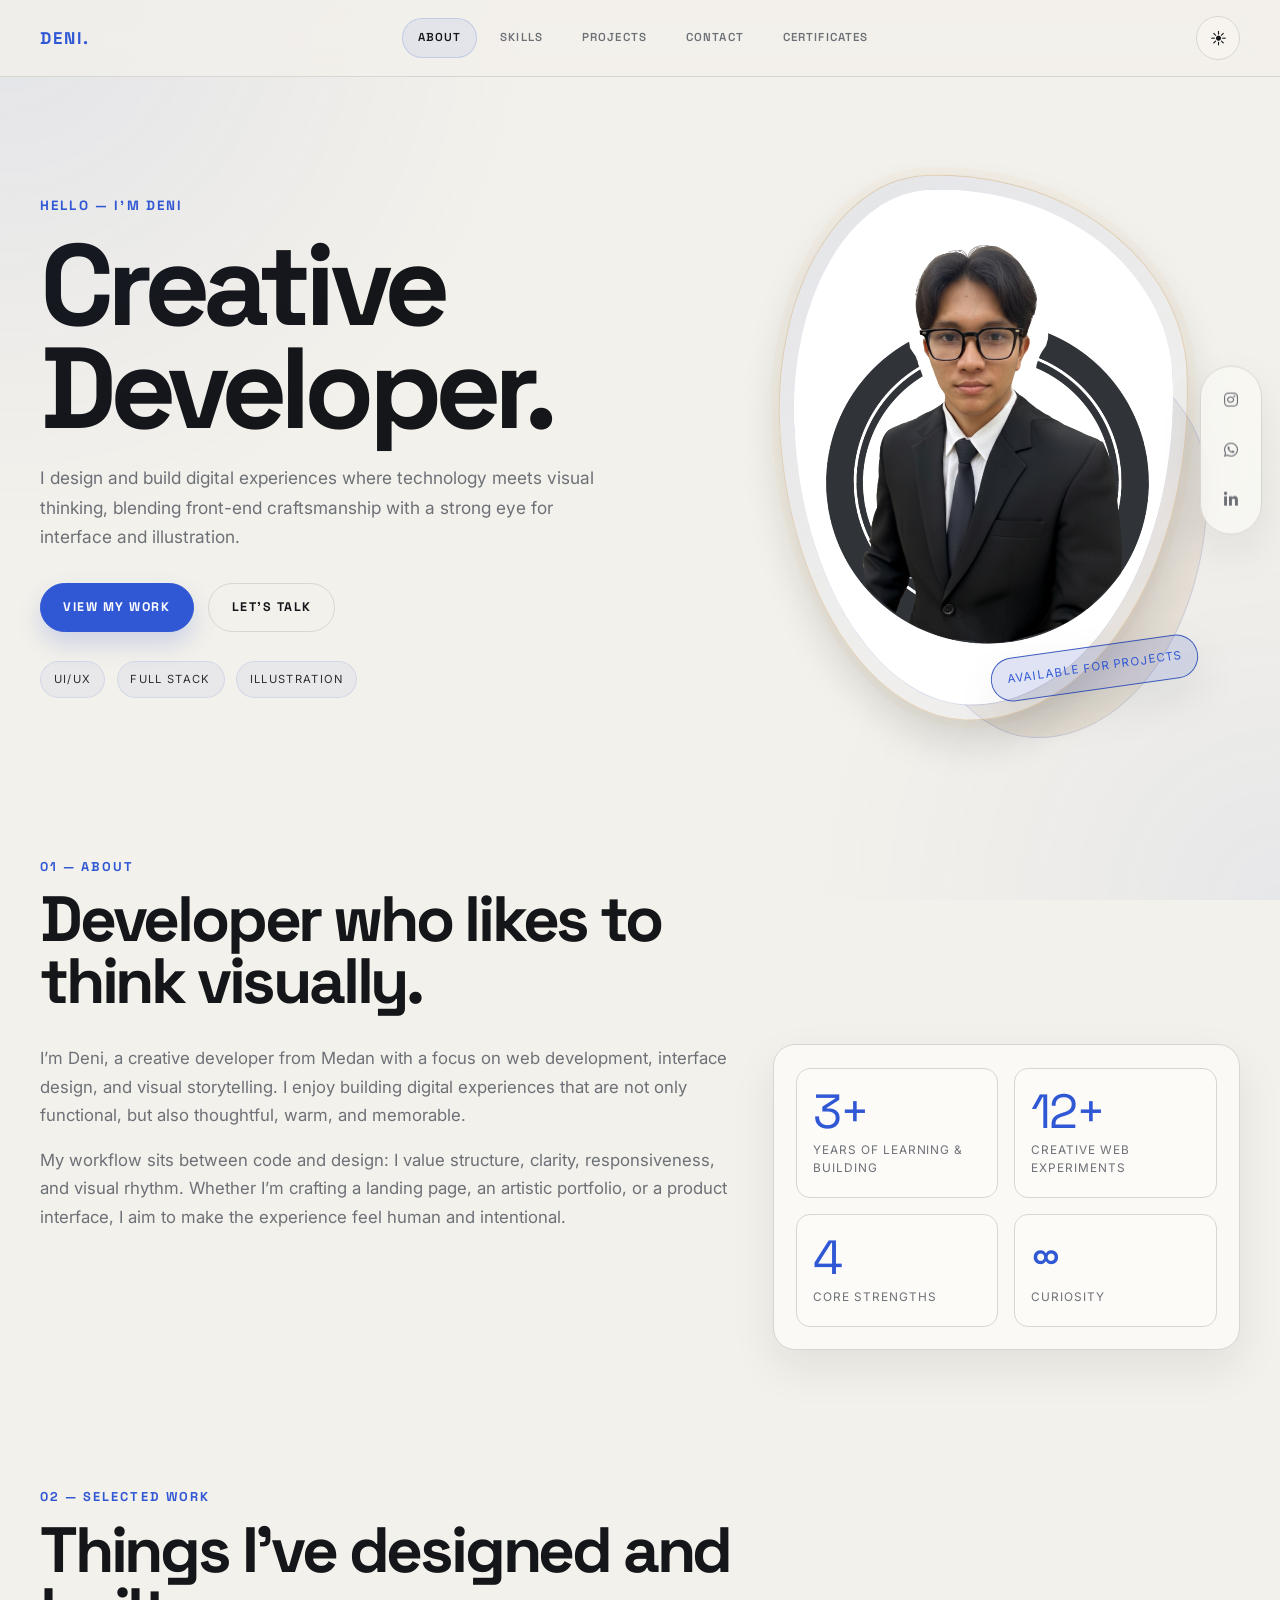
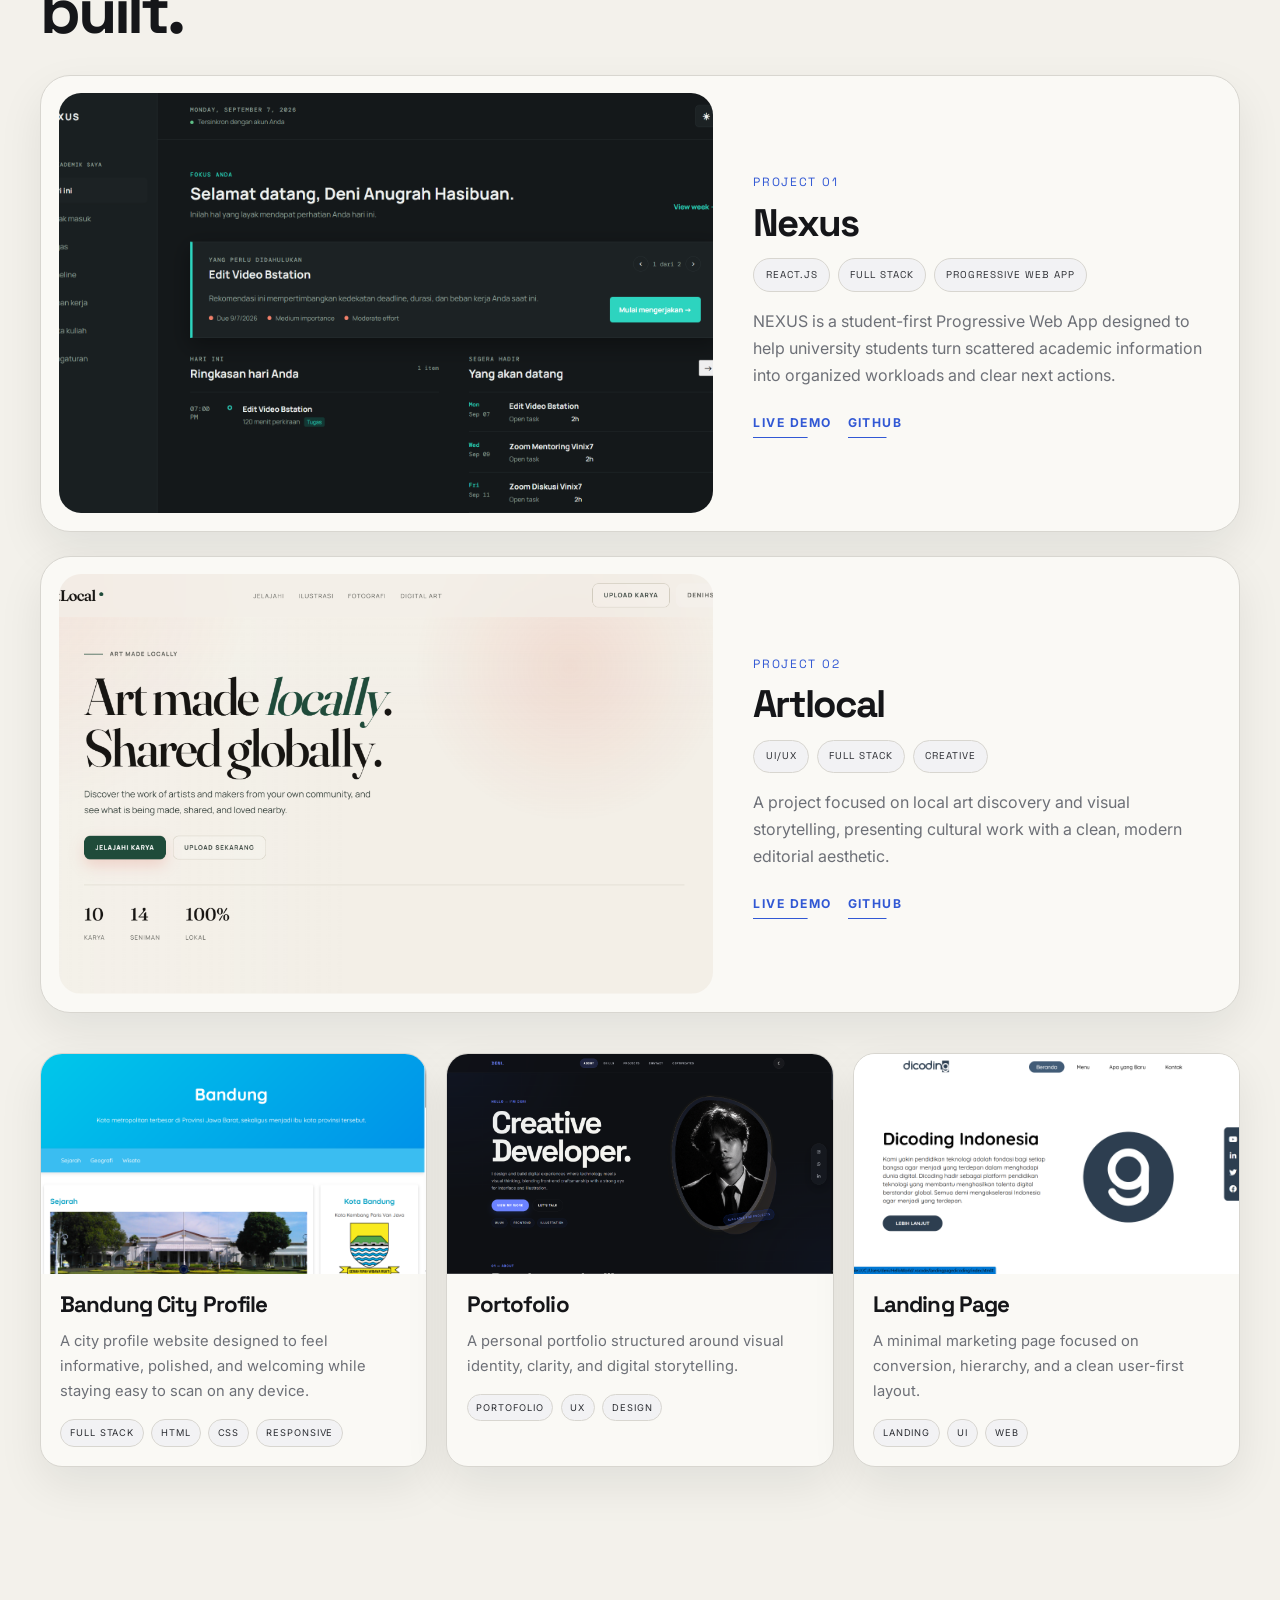
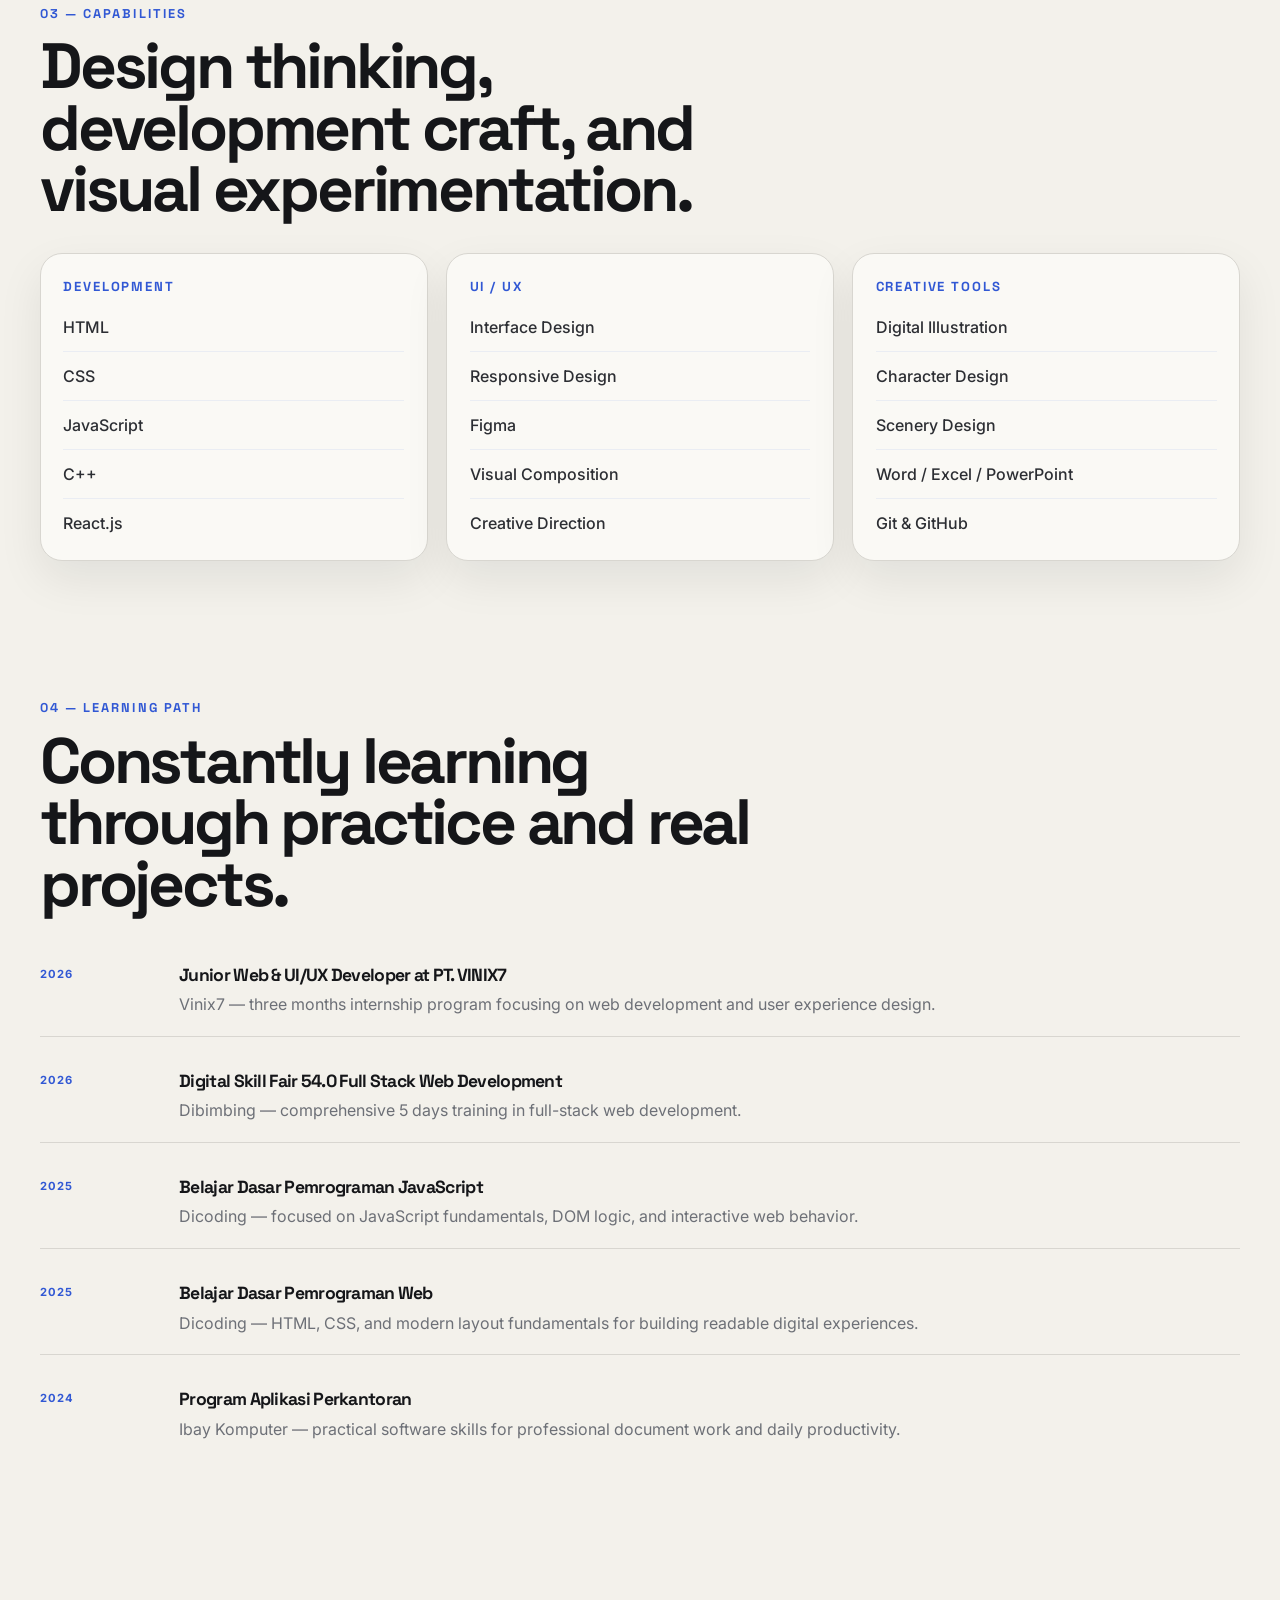
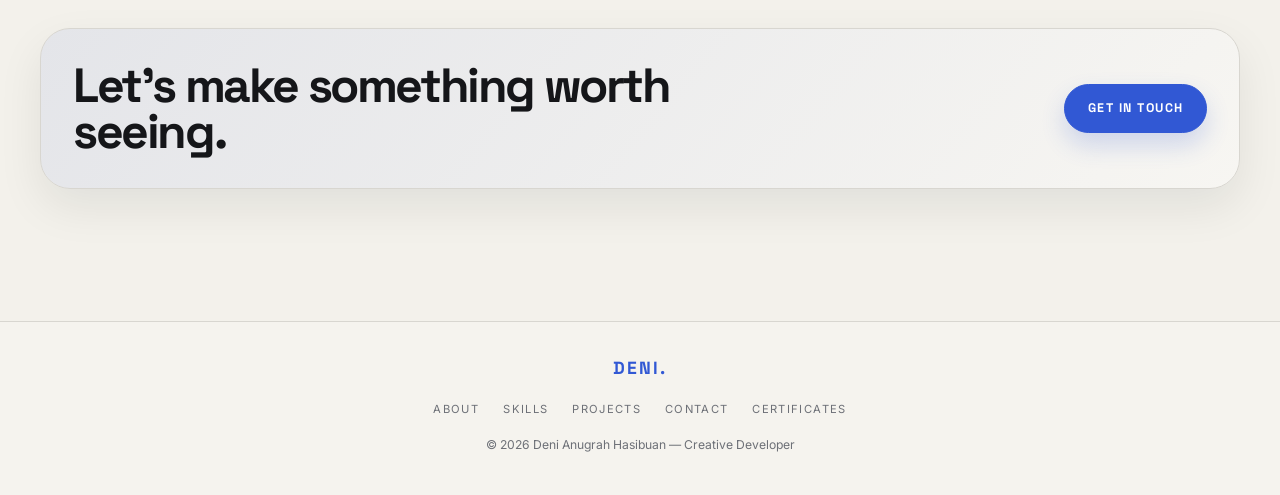
<file: index.html>
<!DOCTYPE html>
<html lang="en">
  <head>
    <meta charset="utf-8" />
    <meta name="viewport" content="width=device-width, initial-scale=1.0" />
    <meta name="description" content="Deni Anugrah Hasibuan is a creative developer blending web design, UI/UX thinking, and visual craft." />
    <meta name="theme-color" content="#f3f1eb" />
    <title>Deni Anugrah Hasibuan | Creative Developer</title>
    <link rel="preconnect" href="https://fonts.googleapis.com" />
    <link rel="preconnect" href="https://fonts.gstatic.com" crossorigin />
    <link href="https://fonts.googleapis.com/css2?family=Inter:wght@400;500;600;700;800&family=Space+Grotesk:wght@500;700&display=swap" rel="stylesheet" />
    <link rel="stylesheet" href="https://cdnjs.cloudflare.com/ajax/libs/font-awesome/5.15.4/css/all.min.css" />
    <link rel="stylesheet" href="css/app.css" />
  </head>
  <body data-page="about" data-theme="light">
    <header class="site-header">
      <div class="site-header-inner">
        <a href="index.html" class="logo">Deni.</a>

        <div class="nav-wrap">
          <nav class="nav-list" aria-label="Main navigation">
            <ul>
              <li><a class="nav-link" data-page="about" href="index.html">About</a></li>
              <li><a class="nav-link" data-page="skills" href="skills.html">Skills</a></li>
              <li><a class="nav-link" data-page="projects" href="projects.html">Projects</a></li>
              <li><a class="nav-link" data-page="contact" href="contact.html">Contact</a></li>
              <li><a class="nav-link" data-page="certificates" href="certificate.html">Certificates</a></li>
            </ul>
          </nav>
        </div>

        <div class="nav-wrap-right" style="display: flex; align-items: center; gap: 0.75rem;">
          <button class="theme-toggle" type="button" aria-label="Switch theme">
            <span class="icon" aria-hidden="true">☀</span>
          </button>
          <button class="hamburger" type="button" aria-label="Toggle menu" aria-expanded="false">
            <span></span><span></span><span></span>
          </button>
        </div>
      </div>
    </header>

    <main class="page-shell">
      <section class="hero section reveal">
        <div class="hero-copy">
          <p class="eyebrow">Hello — I’m Deni</p>
          <h1>Creative<br />Developer.</h1>
          <p class="lead">I design and build digital experiences where technology meets visual thinking, blending front-end craftsmanship with a strong eye for interface and illustration.</p>
          <div class="hero-actions">
            <a class="btn btn-primary" href="projects.html">View my work</a>
            <a class="btn btn-secondary" href="contact.html">Let’s talk</a>
          </div>
          <ul class="hero-meta" aria-label="Key specialties">
            <li>UI/UX</li>
            <li>Full Stack</li>
            <li>Illustration</li>
          </ul>
        </div>

        <div class="hero-visual reveal">
          <div class="portrait-wrap">
            <div class="portrait-frame">
              <img class="portrait-photo portrait-photo--light" src="img/fotoaku.png" alt="Portrait of Deni Anugrah Hasibuan in light mode" />
              <img class="portrait-photo portrait-photo--dark" src="img/fotoakudarkmode.png" alt="Portrait of Deni Anugrah Hasibuan in dark mode" />
            </div>
            <div class="portrait-note">Available for projects</div>
          </div>
        </div>
      </section>

      <aside class="social-rail" aria-label="Social media">
        <ul>
          <li><a href="https://www.instagram.com/denii.hsb?igsh=MW4xYXg3YzVlZGR0Yg==" target="_blank" rel="noreferrer" aria-label="Instagram"><i class="fab fa-instagram"></i></a></li>
          <li><a href="https://wa.me/628971872152" target="_blank" rel="noreferrer" aria-label="WhatsApp"><i class="fab fa-whatsapp"></i></a></li>
          <li><a href="https://www.linkedin.com/in/denii-anugrah-hsb-a0b232345" target="_blank" rel="noreferrer" aria-label="LinkedIn"><i class="fab fa-linkedin-in"></i></a></li>
        </ul>
      </aside>

      <section class="section reveal">
        <div class="section-header">
          <p class="section-kicker">01 — About</p>
          <h2>Developer who likes to think visually.</h2>
        </div>

        <div class="about-grid">
          <div class="about-copy">
            <p>I’m Deni, a creative developer from Medan with a focus on web development, interface design, and visual storytelling. I enjoy building digital experiences that are not only functional, but also thoughtful, warm, and memorable.</p>
            <p>My workflow sits between code and design: I value structure, clarity, responsiveness, and visual rhythm. Whether I’m crafting a landing page, an artistic portfolio, or a product interface, I aim to make the experience feel human and intentional.</p>
          </div>

          <div class="highlight-panel">
            <div class="stats-grid">
              <article class="stat">
                <span class="stat-value">3+</span>
                <span class="stat-label">Years of learning & building</span>
              </article>
              <article class="stat">
                <span class="stat-value">12+</span>
                <span class="stat-label">Creative web experiments</span>
              </article>
              <article class="stat">
                <span class="stat-value">4</span>
                <span class="stat-label">Core strengths</span>
              </article>
              <article class="stat">
                <span class="stat-value">∞</span>
                <span class="stat-label">Curiosity</span>
              </article>
            </div>
          </div>
        </div>
      </section>

      <section class="section reveal">
        <div class="section-header">
          <p class="section-kicker">02 — Selected work</p>
          <h2>Things I’ve designed and built.</h2>
        </div>
        
        <div class="work-grid">
          <article class="project-feature">
            <div class="project-visual">
              <img src="img/nexus1.png" alt="Nexus project showcase" />
            </div>
            <div class="project-content">
              <div class="project-number">Project 01</div>
              <h3>Nexus</h3>
              <div class="project-meta">
                <span class="meta-tag">React.js</span>
                <span class="meta-tag">Full Stack</span>
                <span class="meta-tag">Progressive Web App</span>
              </div>
                <p class="project-copy">NEXUS is a student-first Progressive Web App designed to help university students turn scattered academic information into organized workloads and clear next actions.
                </p>
              <div class="project-links-row">
                <a class="inline-link" href="https://usenexus.my.id/" target="_blank" rel="noreferrer">Live demo</a>
                <a class="inline-link" href="https://github.com/denihsb/nexus" target="_blank" rel="noreferrer">GitHub</a>
              </div>
            </div>
          </article>

          <article class="project-feature">
            <div class="project-visual">
              <img src="img/artlocal.png" alt="Artlocal project showcase" />
            </div>
            <div class="project-content">
              <div class="project-number">Project 02</div>
              <h3>Artlocal</h3>
              <div class="project-meta">
                <span class="meta-tag">UI/UX</span>
                <span class="meta-tag">Full Stack</span>
                <span class="meta-tag">Creative</span>
              </div>
              <p class="project-copy">A project focused on local art discovery and visual storytelling, presenting cultural work with a clean, modern editorial aesthetic.</p>
              <div class="project-links-row">
                <a class="inline-link" href="artlocal.my.id" target="_blank" rel="noreferrer">Live demo</a>
                <a class="inline-link" href="https://github.com/denihsb/proyekpemweb" target="_blank" rel="noreferrer">GitHub</a>
              </div>
            </div>
          </article>

          <div class="project-list">
            <article class="project-card reveal">
              <div class="project-visual-small">
                <img src="img/web.png" alt="Bandung profile website showcase" />
              </div>
              <div class="project-card-body">
                <h4>Bandung City Profile</h4>
                <p>A city profile website designed to feel informative, polished, and welcoming while staying easy to scan on any device.</p>
                <div class="project-card-tags">
                  <span>Full Stack</span>
                  <span>HTML</span>
                  <span>CSS</span>
                  <span>Responsive</span>
                </div>
              </div>
            </article>

            <article class="project-card reveal">
              <div class="project-visual-small">
                <img src="img/porto.png" alt="Portfolio project preview" />
              </div>
              <div class="project-card-body">
                <h4>Portofolio</h4>
                <p>A personal portfolio structured around visual identity, clarity, and digital storytelling.</p>
                <div class="project-card-tags">
                  <span>Portofolio</span>
                  <span>UX</span>
                  <span>Design</span>
                </div>
              </div>
            </article>

            <article class="project-card reveal">
              <div class="project-visual-small">
                <img src="img/landing.png" alt="Landing page project preview" />
              </div>
              <div class="project-card-body">
                <h4>Landing Page</h4>
                <p>A minimal marketing page focused on conversion, hierarchy, and a clean user-first layout.</p>
                <div class="project-card-tags">
                  <span>Landing</span>
                  <span>UI</span>
                  <span>Web</span>
                </div>
              </div>
            </article>
          </div>
        </div>
      </section>

      <section class="section reveal">
        <div class="section-header">
          <p class="section-kicker">03 — Capabilities</p>
          <h2>Design thinking, development craft, and visual experimentation.</h2>
        </div>

        <div class="skill-cluster">
          <div class="skill-group">
            <h3>Development</h3>
            <ul class="skill-list">
              <li>HTML</li>
              <li>CSS</li>
              <li>JavaScript</li>
              <li>C++</li>
              <li>React.js</li>
            </ul>
          </div>

          <div class="skill-group">
            <h3>UI / UX</h3>
            <ul class="skill-list">
              <li>Interface Design</li>
              <li>Responsive Design</li>
              <li>Figma</li>
              <li>Visual Composition</li>
              <li>Creative Direction</li>
            </ul>
          </div>

          <div class="skill-group">
            <h3>Creative tools</h3>
            <ul class="skill-list">
              <li>Digital Illustration</li>
              <li>Character Design</li>
              <li>Scenery Design</li>
              <li>Word / Excel / PowerPoint</li>
              <li>Git &amp; GitHub</li>
            </ul>
          </div>
        </div>
      </section>

      <section class="section reveal">
        <div class="section-header">
          <p class="section-kicker">04 — Learning path</p>
          <h2>Constantly learning through practice and real projects.</h2>
        </div>

        <div class="timeline">
          <div class="timeline-item">
            <div class="timeline-year">2026</div>
            <div class="timeline-content">
              <h3>Junior Web &amp; UI/UX Developer at PT. VINIX7</h3>
              <p>Vinix7 — three months internship program focusing on web development and user experience design.</p>
            </div>
          </div>
          
          <div class="timeline-item">
            <div class="timeline-year">2026</div>
            <div class="timeline-content">
              <h3>Digital Skill Fair 54.0 Full Stack Web Development</h3>
              <p>Dibimbing — comprehensive 5 days training in full-stack web development.</p>
            </div>
          </div>
          
          <div class="timeline-item">
            <div class="timeline-year">2025</div>
            <div class="timeline-content">
              <h3>Belajar Dasar Pemrograman JavaScript</h3>
              <p>Dicoding — focused on JavaScript fundamentals, DOM logic, and interactive web behavior.</p>
            </div>
          </div>

          <div class="timeline-item">
            <div class="timeline-year">2025</div>
            <div class="timeline-content">
              <h3>Belajar Dasar Pemrograman Web</h3>
              <p>Dicoding — HTML, CSS, and modern layout fundamentals for building readable digital experiences.</p>
            </div>
          </div>

          <div class="timeline-item">
            <div class="timeline-year">2024</div>
            <div class="timeline-content">
              <h3>Program Aplikasi Perkantoran</h3>
              <p>Ibay Komputer — practical software skills for professional document work and daily productivity.</p>
            </div>
          </div>
        </div>
      </section>

      <section class="section reveal">
        <div class="cta-band">
          <h3>Let’s make something worth seeing.</h3>
          <a class="btn btn-primary" href="contact.html">Get in touch</a>
        </div>
      </section>
    </main>

    <footer class="site-footer">
      <div class="site-footer-inner">
        <div class="footer-brand">Deni.</div>
        <nav class="footer-links" aria-label="Footer navigation">
          <a href="index.html">About</a>
          <a href="skills.html">Skills</a>
          <a href="projects.html">Projects</a>
          <a href="contact.html">Contact</a>
          <a href="certificate.html">Certificates</a>
        </nav>
        <p class="footer-copy">© <span data-current-year>2026</span> Deni Anugrah Hasibuan — Creative Developer</p>
      </div>
    </footer>

    <script src="js/portfolio.js"></script>
  </body>
</html>
</file>
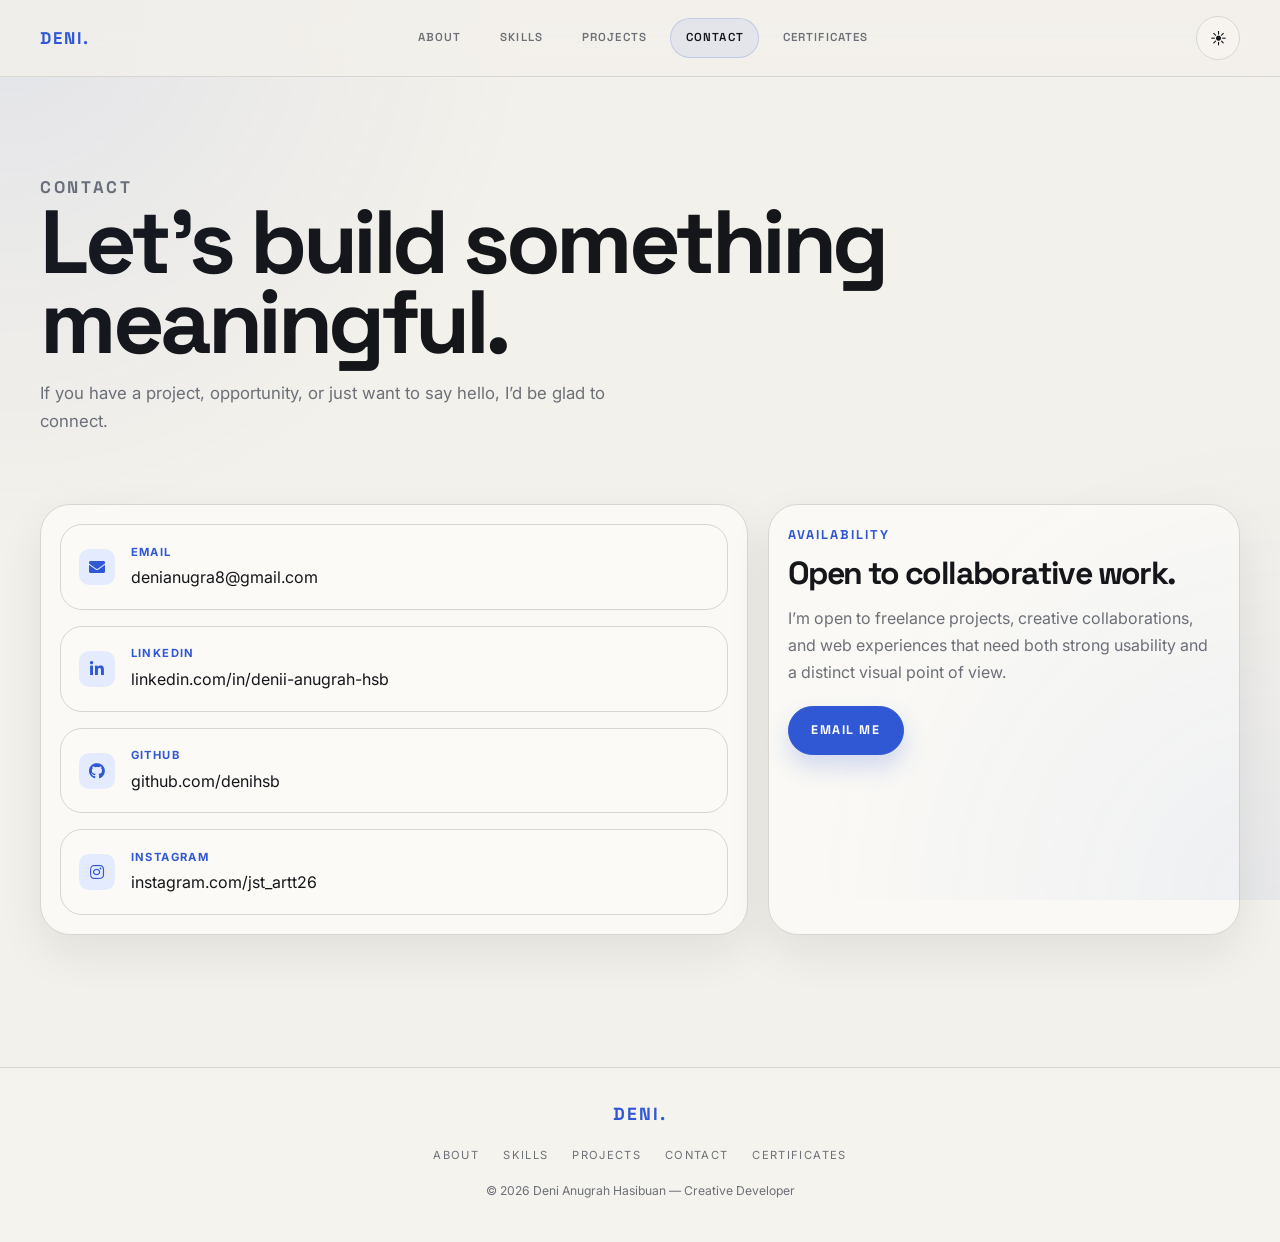
<file: contact.html>
<!DOCTYPE html>
<html lang="en">
  <head>
    <meta charset="utf-8" />
    <meta name="viewport" content="width=device-width, initial-scale=1.0" />
    <meta name="description" content="Get in touch with Deni Anugrah Hasibuan for design, creative development, and collaboration opportunities." />
    <meta name="theme-color" content="#f3f1eb" />
    <title>Contact | Deni Anugrah Hasibuan</title>
    <link rel="preconnect" href="https://fonts.googleapis.com" />
    <link rel="preconnect" href="https://fonts.gstatic.com" crossorigin />
    <link href="https://fonts.googleapis.com/css2?family=Inter:wght@400;500;600;700;800&family=Space+Grotesk:wght@500;700&display=swap" rel="stylesheet" />
    <link rel="stylesheet" href="https://cdnjs.cloudflare.com/ajax/libs/font-awesome/5.15.4/css/all.min.css" />
    <link rel="stylesheet" href="css/app.css" />
  </head>
  <body data-page="contact" data-theme="light">
    <header class="site-header">
      <div class="site-header-inner">
        <a href="index.html" class="logo">Deni.</a>

        <div class="nav-wrap">
          <nav class="nav-list" aria-label="Main navigation">
            <ul>
              <li><a class="nav-link" data-page="about" href="index.html">About</a></li>
              <li><a class="nav-link" data-page="skills" href="skills.html">Skills</a></li>
              <li><a class="nav-link" data-page="projects" href="projects.html">Projects</a></li>
              <li><a class="nav-link" data-page="contact" href="contact.html">Contact</a></li>
              <li><a class="nav-link" data-page="certificates" href="certificate.html">Certificates</a></li>
            </ul>
          </nav>
        </div>

        <div class="nav-wrap-right" style="display: flex; align-items: center; gap: 0.75rem;">
          <button class="theme-toggle" type="button" aria-label="Switch theme">
            <span class="icon">☾</span>
          </button>
          <button class="hamburger" type="button" aria-label="Toggle menu" aria-expanded="false">
            <span></span><span></span><span></span>
          </button>
        </div>
      </div>
    </header>

    <main class="page-shell">
      <section class="page-header reveal">
        <p class="eyebrow">Contact</p>
        <h1>Let’s build something meaningful.</h1>
        <p>If you have a project, opportunity, or just want to say hello, I’d be glad to connect.</p>
      </section>

      <section class="section reveal">
        <div class="contact-grid">
          <div class="page-panel contact-card-list">
            <div class="contact-item">
              <div class="contact-label"><i class="fas fa-envelope"></i></div>
              <div class="contact-meta">
                <strong>Email</strong>
                <a href="mailto:denianugra8@gmail.com">denianugra8@gmail.com</a>
              </div>
            </div>

            <div class="contact-item">
              <div class="contact-label"><i class="fab fa-linkedin-in"></i></div>
              <div class="contact-meta">
                <strong>LinkedIn</strong>
                <a href="https://www.linkedin.com/in/denii-anugrah-hsb-a0b232345" target="_blank" rel="noreferrer">linkedin.com/in/denii-anugrah-hsb</a>
              </div>
            </div>

            <div class="contact-item">
              <div class="contact-label"><i class="fab fa-github"></i></div>
              <div class="contact-meta">
                <strong>GitHub</strong>
                <a href="https://github.com/denihsb" target="_blank" rel="noreferrer">github.com/denihsb</a>
              </div>
            </div>

            <div class="contact-item">
              <div class="contact-label"><i class="fab fa-instagram"></i></div>
              <div class="contact-meta">
                <strong>Instagram</strong>
                <a href="https://www.instagram.com/jst_artt26?igsh=MWNlZm44ODRwYnEyaw==" target="_blank" rel="noreferrer">instagram.com/jst_artt26</a>
              </div>
            </div>
          </div>

          <div class="page-panel">
            <p class="eyebrow">Availability</p>
            <h3 style="font-size: 2rem; line-height: 1; letter-spacing: -0.05em; margin-top: 0.7rem; margin-bottom: 1rem;">Open to collaborative work.</h3>
            <p style="color: var(--color-muted);">I’m open to freelance projects, creative collaborations, and web experiences that need both strong usability and a distinct visual point of view.</p>
            <div style="margin-top: 1.2rem;">
              <a class="btn btn-primary" href="mailto:denianugra8@gmail.com">Email me</a>
            </div>
          </div>
        </div>
      </section>
    </main>

    <footer class="site-footer">
      <div class="site-footer-inner">
        <div class="footer-brand">Deni.</div>
        <nav class="footer-links" aria-label="Footer navigation">
          <a href="index.html">About</a>
          <a href="skills.html">Skills</a>
          <a href="projects.html">Projects</a>
          <a href="contact.html">Contact</a>
          <a href="certificate.html">Certificates</a>
        </nav>
        <p class="footer-copy">© <span data-current-year>2026</span> Deni Anugrah Hasibuan — Creative Developer</p>
      </div>
    </footer>

    <script src="js/portfolio.js"></script>
  </body>
</html>
</file>
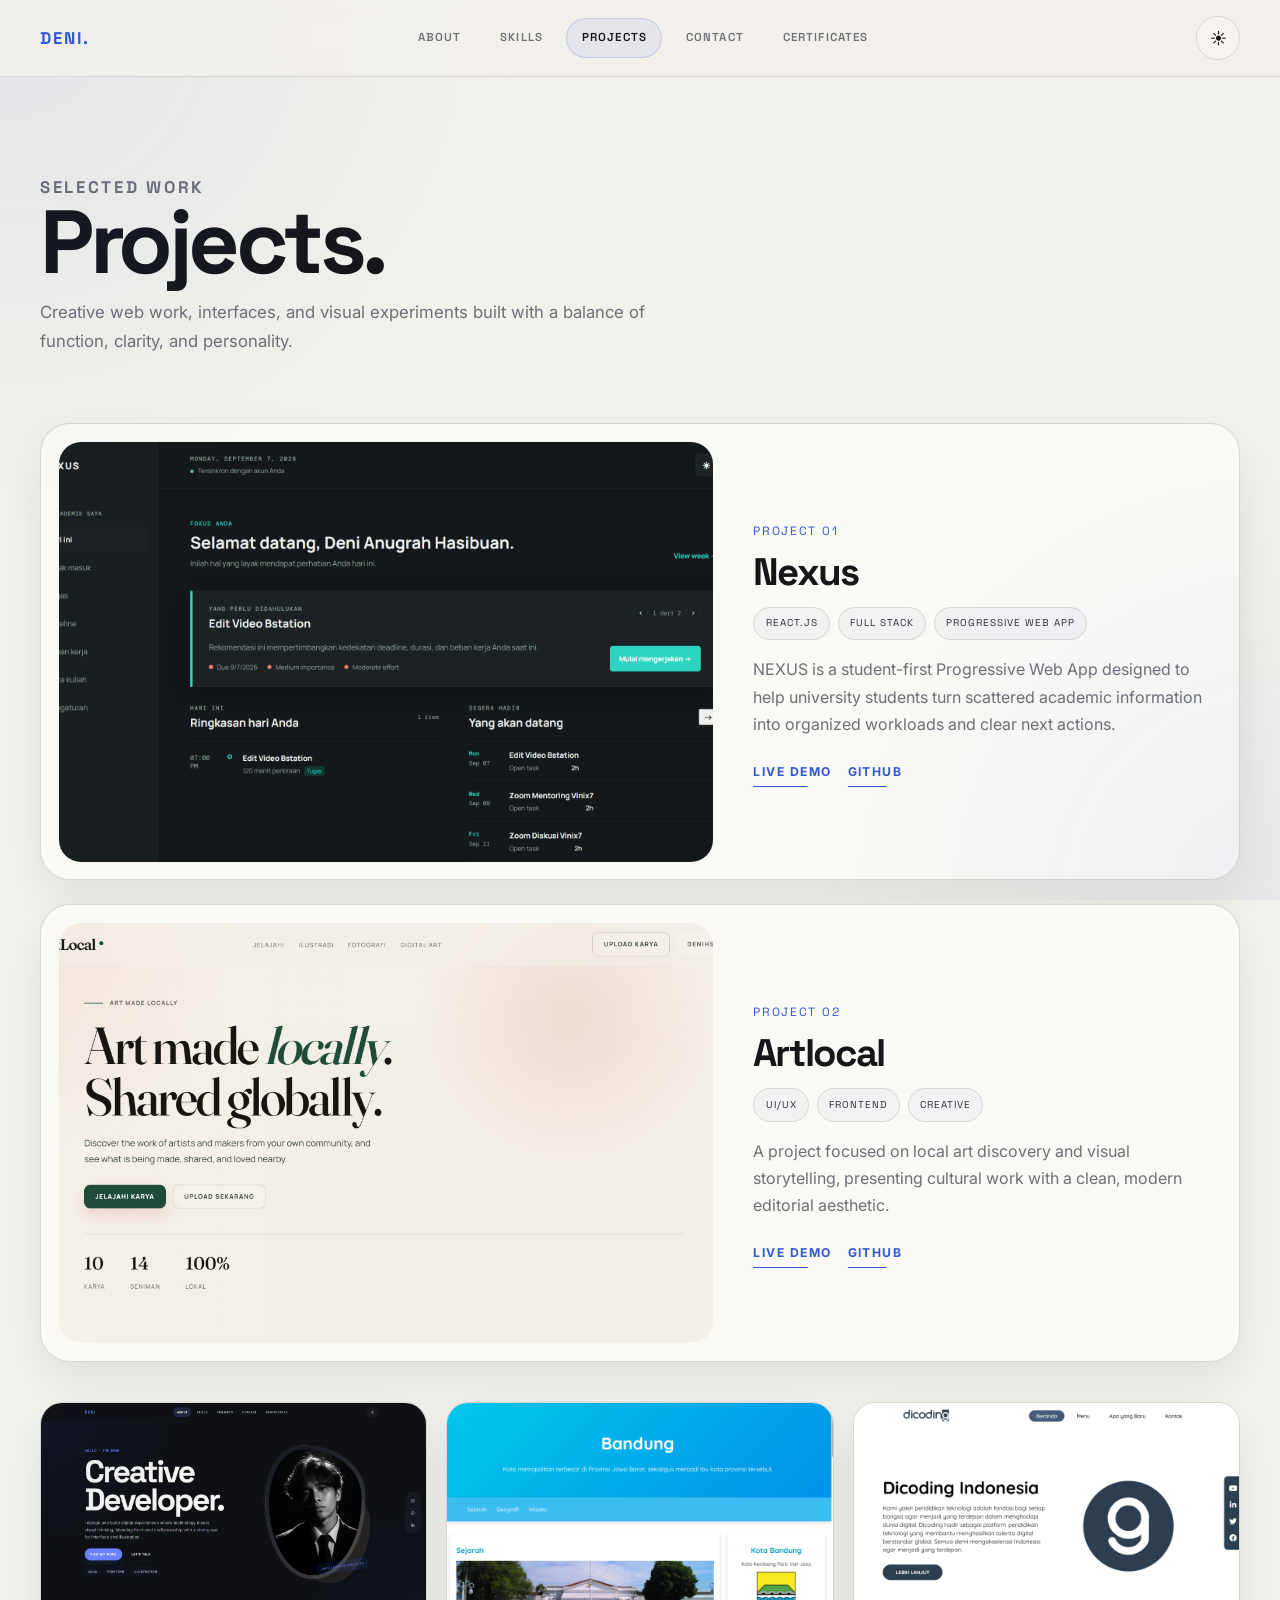
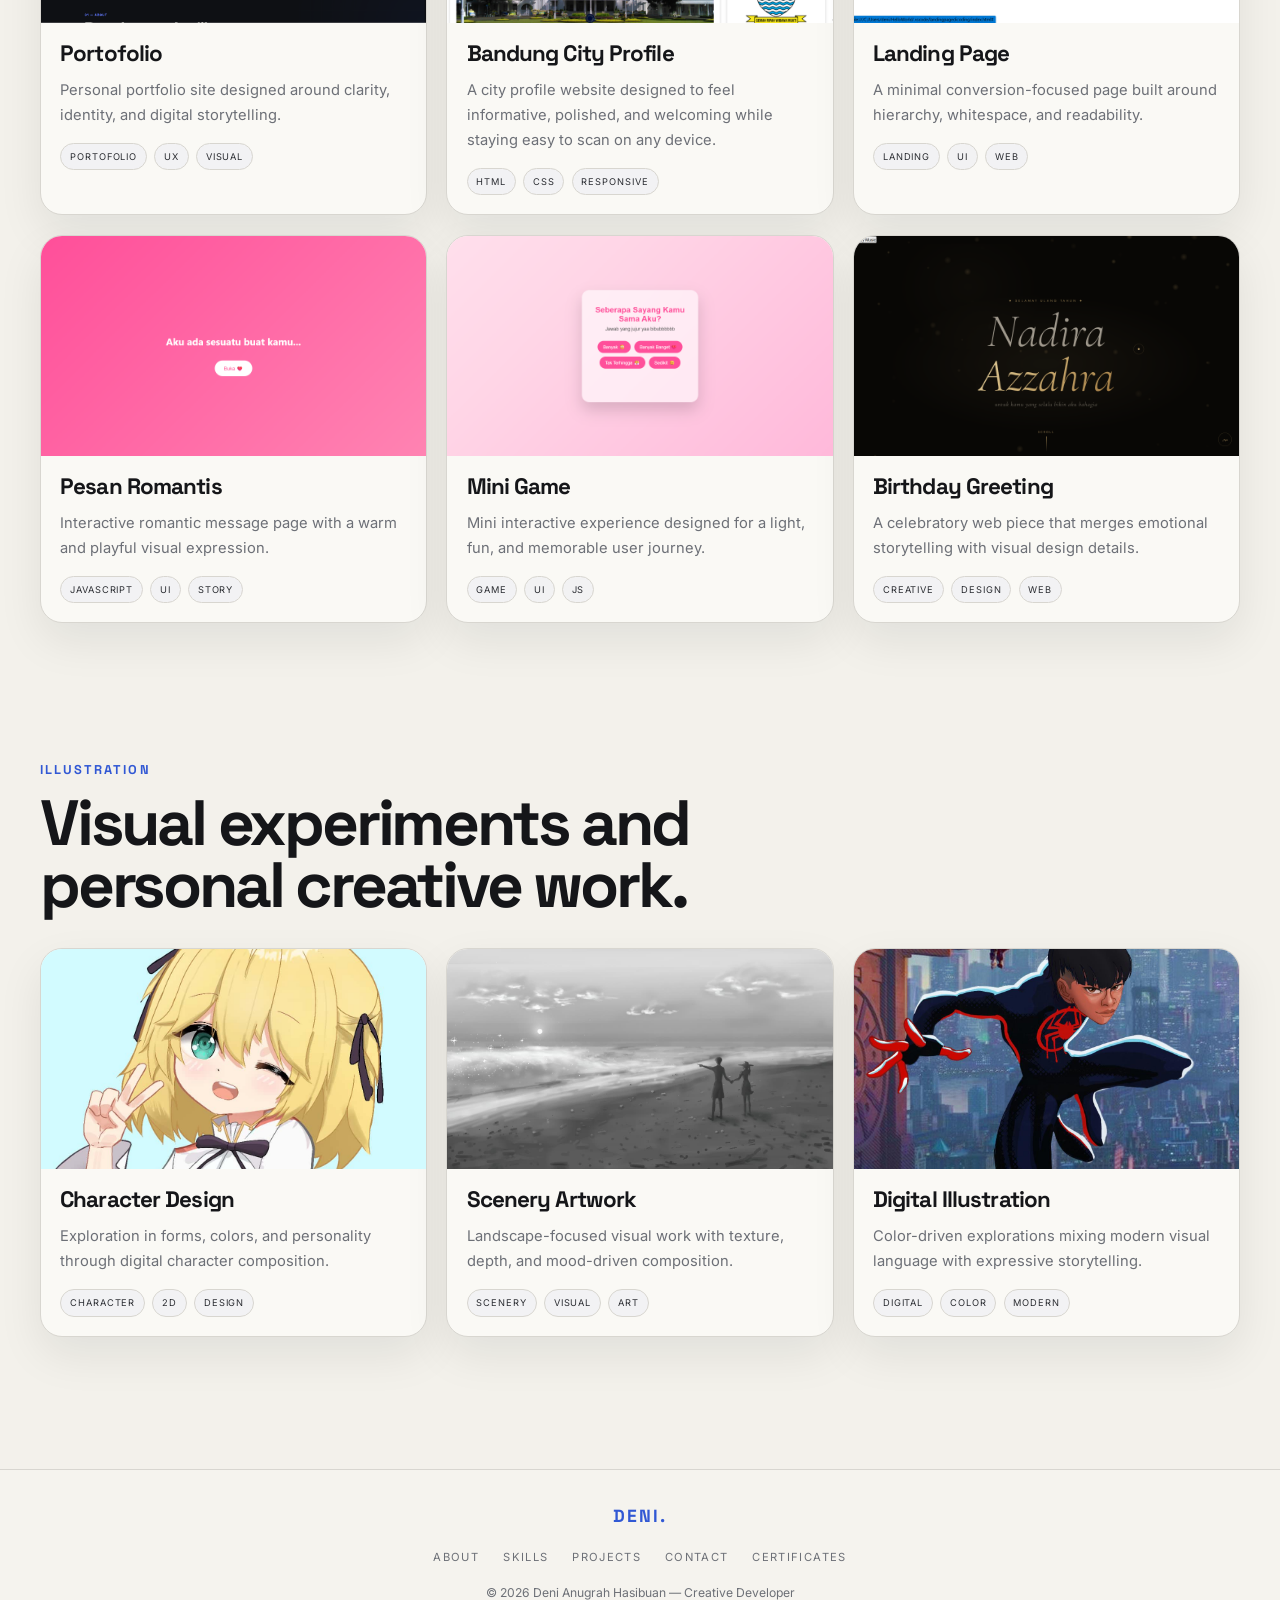
<file: projects.html>
<!DOCTYPE html>
<html lang="en">
  <head>
    <meta charset="utf-8" />
    <meta name="viewport" content="width=device-width, initial-scale=1.0" />
    <meta name="description" content="Selected projects by Deni Anugrah Hasibuan, covering creative web development, interfaces, and visual storytelling." />
    <meta name="theme-color" content="#f3f1eb" />
    <title>Projects | Deni Anugrah Hasibuan</title>
    <link rel="preconnect" href="https://fonts.googleapis.com" />
    <link rel="preconnect" href="https://fonts.gstatic.com" crossorigin />
    <link href="https://fonts.googleapis.com/css2?family=Inter:wght@400;500;600;700;800&family=Space+Grotesk:wght@500;700&display=swap" rel="stylesheet" />
    <link rel="stylesheet" href="https://cdnjs.cloudflare.com/ajax/libs/font-awesome/5.15.4/css/all.min.css" />
    <link rel="stylesheet" href="css/app.css" />
  </head>
  <body data-page="projects" data-theme="light">
    <header class="site-header">
      <div class="site-header-inner">
        <a href="index.html" class="logo">Deni.</a>

        <div class="nav-wrap">
          <nav class="nav-list" aria-label="Main navigation">
            <ul>
              <li><a class="nav-link" data-page="about" href="index.html">About</a></li>
              <li><a class="nav-link" data-page="skills" href="skills.html">Skills</a></li>
              <li><a class="nav-link" data-page="projects" href="projects.html">Projects</a></li>
              <li><a class="nav-link" data-page="contact" href="contact.html">Contact</a></li>
              <li><a class="nav-link" data-page="certificates" href="certificate.html">Certificates</a></li>
            </ul>
          </nav>
        </div>

        <div class="nav-wrap-right" style="display: flex; align-items: center; gap: 0.75rem;">
          <button class="theme-toggle" type="button" aria-label="Switch theme">
            <span class="icon">☾</span>
          </button>
          <button class="hamburger" type="button" aria-label="Toggle menu" aria-expanded="false">
            <span></span><span></span><span></span>
          </button>
        </div>
      </div>
    </header>

    <main class="page-shell">
      <section class="page-header reveal">
        <p class="eyebrow">Selected work</p>
        <h1>Projects.</h1>
        <p>Creative web work, interfaces, and visual experiments built with a balance of function, clarity, and personality.</p>
      </section>

      <section class="section reveal">
        <div class="work-grid">
          <article class="project-feature">
            <div class="project-visual">
              <img src="img/nexus1.png" alt="Nexus project showcase" />
            </div>
            <div class="project-content">
              <div class="project-number">Project 01</div>
              <h3>Nexus</h3>
              <div class="project-meta">
                <span class="meta-tag">React.js</span>
                <span class="meta-tag">Full Stack</span>
                <span class="meta-tag">Progressive Web App</span>
              </div>
              <p class="project-copy">NEXUS is a student-first Progressive Web App designed to help university students turn scattered academic information into organized workloads and clear next actions.
                </p>
              <div class="project-links-row">
                <a class="inline-link" href="https://usenexus.my.id" target="_blank" rel="noreferrer">Live demo</a>
                <a class="inline-link" href="https://github.com/denihsb/nexus" target="_blank" rel="noreferrer">GitHub</a>
              </div>
            </div>
          </article>
          
          <article class="project-feature">
            <div class="project-visual">
              <img src="img/artlocal.png" alt="Artlocal project showcase" />
            </div>
            <div class="project-content">
              <div class="project-number">Project 02</div>
              <h3>Artlocal</h3>
              <div class="project-meta">
                <span class="meta-tag">UI/UX</span>
                <span class="meta-tag">Frontend</span>
                <span class="meta-tag">Creative</span>
              </div>
              <p class="project-copy">A project focused on local art discovery and visual storytelling, presenting cultural work with a clean, modern editorial aesthetic.</p>
              <div class="project-links-row">
                <a class="inline-link" href="https://artlocal.my.id" target="_blank" rel="noreferrer">Live demo</a>
                <a class="inline-link" href="https://github.com/denihsb/proyekpemweb" target="_blank" rel="noreferrer">GitHub</a>
              </div>
            </div>
          </article>

          <div class="project-list">
            <article class="project-card reveal">
              <div class="project-visual-small">
                <img src="img/porto.png" alt="Portfolio project showcase" />
              </div>
              <div class="project-card-body">
                <h4>Portofolio</h4>
                <p>Personal portfolio site designed around clarity, identity, and digital storytelling.</p>
                <div class="project-card-tags">
                  <span>Portofolio</span>
                  <span>UX</span>
                  <span>Visual</span>
                </div>
              </div>
            </article>

<article class="project-card reveal">
              <div class="project-visual-small">
                <img src="img/web.png" alt="Bandung profile website showcase" />
              </div>
              <div class="project-card-body">
                <h4>Bandung City Profile</h4>
                <p>A city profile website designed to feel informative, polished, and welcoming while staying easy to scan on any device.</p>
                <div class="project-card-tags">
                  <span>HTML</span>
                  <span>CSS</span>
                  <span>Responsive</span>
                </div>
              </div>
            </article>

            <article class="project-card reveal">
              <div class="project-visual-small">
                <img src="img/landing.png" alt="Landing page project showcase" />
              </div>
              <div class="project-card-body">
                <h4>Landing Page</h4>
                <p>A minimal conversion-focused page built around hierarchy, whitespace, and readability.</p>
                <div class="project-card-tags">
                  <span>Landing</span>
                  <span>UI</span>
                  <span>Web</span>
                </div>
              </div>
            </article>

            <article class="project-card reveal">
              <div class="project-visual-small">
                <img src="img/pesanromantis.png" alt="Romantic message website showcase" />
              </div>
              <div class="project-card-body">
                <h4>Pesan Romantis</h4>
                <p>Interactive romantic message page with a warm and playful visual expression.</p>
                <div class="project-card-tags">
                  <span>JavaScript</span>
                  <span>UI</span>
                  <span>Story</span>
                </div>
              </div>
            </article>

            <article class="project-card reveal">
              <div class="project-visual-small">
                <img src="img/interaktifgemes.png" alt="Valentine interactive game showcase" />
              </div>
              <div class="project-card-body">
                <h4>Mini Game</h4>
                <p>Mini interactive experience designed for a light, fun, and memorable user journey.</p>
                <div class="project-card-tags">
                  <span>Game</span>
                  <span>UI</span>
                  <span>JS</span>
                </div>
              </div>
            </article>

            <article class="project-card reveal">
              <div class="project-visual-small">
                <img src="img/hbd.png" alt="Birthday greeting website showcase" />
              </div>
              <div class="project-card-body">
                <h4>Birthday Greeting</h4>
                <p>A celebratory web piece that merges emotional storytelling with visual design details.</p>
                <div class="project-card-tags">
                  <span>Creative</span>
                  <span>Design</span>
                  <span>Web</span>
                </div>
              </div>
            </article>
          </div>
        </div>
      </section>

      <section class="section reveal">
        <div class="section-header">
          <p class="section-kicker">Illustration</p>
          <h2>Visual experiments and personal creative work.</h2>
        </div>

        <div class="project-list">
          <article class="project-card reveal">
            <div class="project-visual-small">
              <img src="img/digital.jpeg" alt="Character design artwork" />
            </div>
            <div class="project-card-body">
              <h4>Character Design</h4>
              <p>Exploration in forms, colors, and personality through digital character composition.</p>
              <div class="project-card-tags">
                <span>Character</span>
                <span>2D</span>
                <span>Design</span>
              </div>
            </div>
          </article>

          <article class="project-card reveal">
            <div class="project-visual-small">
              <img src="img/scenery.jpeg" alt="Scenery artwork" />
            </div>
            <div class="project-card-body">
              <h4>Scenery Artwork</h4>
              <p>Landscape-focused visual work with texture, depth, and mood-driven composition.</p>
              <div class="project-card-tags">
                <span>Scenery</span>
                <span>Visual</span>
                <span>Art</span>
              </div>
            </div>
          </article>

          <article class="project-card reveal">
            <div class="project-visual-small">
              <img src="img/miles.jpeg" alt="Digital illustration" />
            </div>
            <div class="project-card-body">
              <h4>Digital Illustration</h4>
              <p>Color-driven explorations mixing modern visual language with expressive storytelling.</p>
              <div class="project-card-tags">
                <span>Digital</span>
                <span>Color</span>
                <span>Modern</span>
              </div>
            </div>
          </article>
        </div>
      </section>
    </main>

    <footer class="site-footer">
      <div class="site-footer-inner">
        <div class="footer-brand">Deni.</div>
        <nav class="footer-links" aria-label="Footer navigation">
          <a href="index.html">About</a>
          <a href="skills.html">Skills</a>
          <a href="projects.html">Projects</a>
          <a href="contact.html">Contact</a>
          <a href="certificate.html">Certificates</a>
        </nav>
        <p class="footer-copy">© <span data-current-year>2026</span> Deni Anugrah Hasibuan — Creative Developer</p>
      </div>
    </footer>

    <script src="js/portfolio.js"></script>
  </body>
</html>
</file>
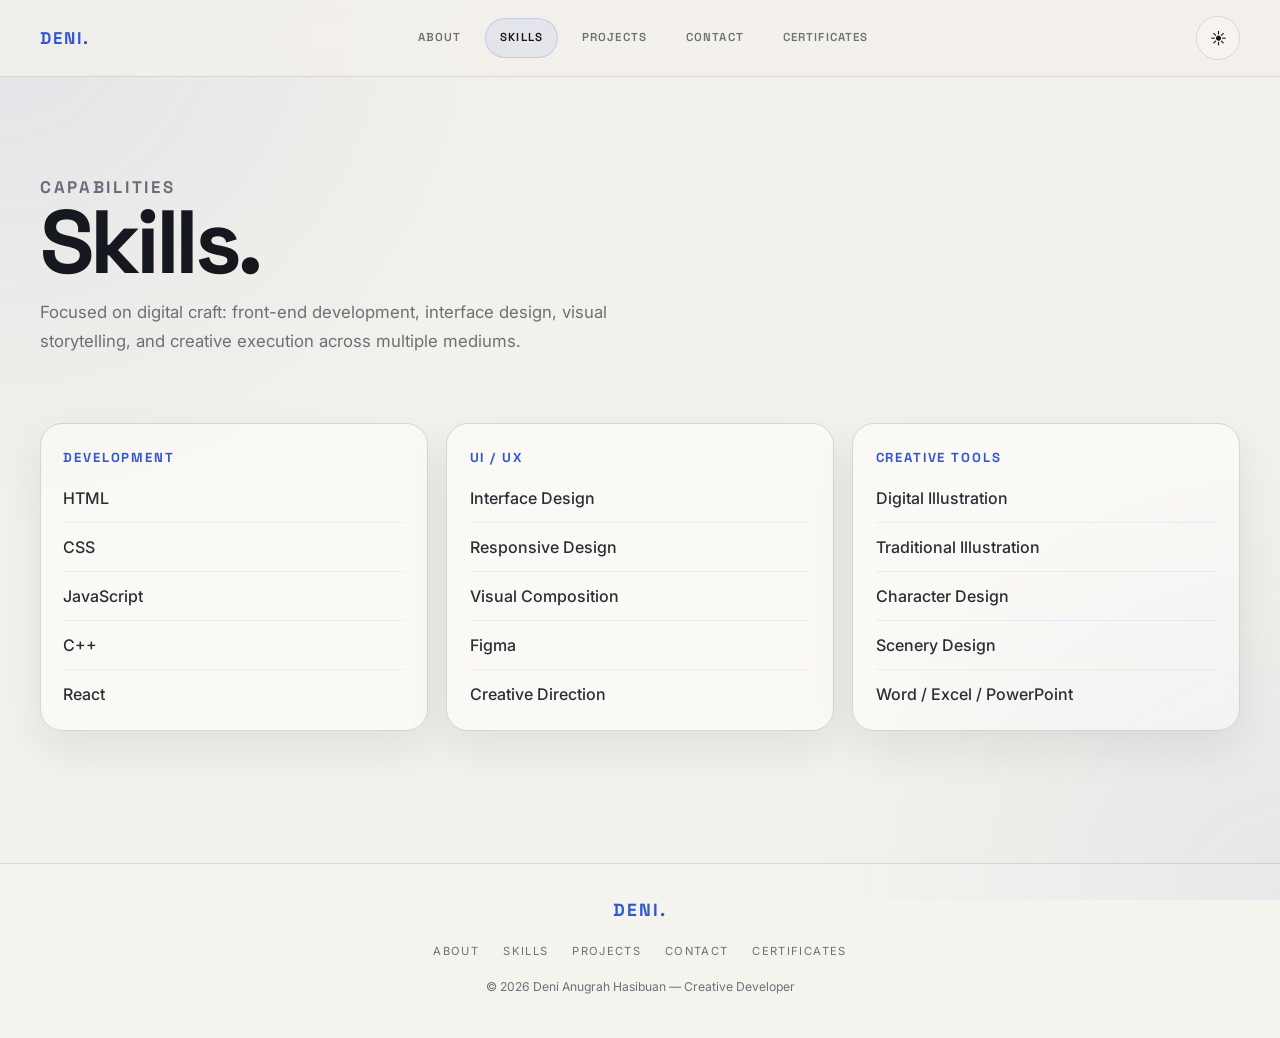
<file: skills.html>
<!DOCTYPE html>
<html lang="en">
  <head>
    <meta charset="utf-8" />
    <meta name="viewport" content="width=device-width, initial-scale=1.0" />
    <meta name="description" content="Skills and creative disciplines of Deni Anugrah Hasibuan, covering front-end development, UI/UX, and illustration." />
    <meta name="theme-color" content="#f3f1eb" />
    <title>Skills | Deni Anugrah Hasibuan</title>
    <link rel="preconnect" href="https://fonts.googleapis.com" />
    <link rel="preconnect" href="https://fonts.gstatic.com" crossorigin />
    <link href="https://fonts.googleapis.com/css2?family=Inter:wght@400;500;600;700;800&family=Space+Grotesk:wght@500;700&display=swap" rel="stylesheet" />
    <link rel="stylesheet" href="https://cdnjs.cloudflare.com/ajax/libs/font-awesome/5.15.4/css/all.min.css" />
    <link rel="stylesheet" href="css/app.css" />
  </head>
  <body data-page="skills" data-theme="light">
    <header class="site-header">
      <div class="site-header-inner">
        <a href="index.html" class="logo">Deni.</a>

        <div class="nav-wrap">
          <nav class="nav-list" aria-label="Main navigation">
            <ul>
              <li><a class="nav-link" data-page="about" href="index.html">About</a></li>
              <li><a class="nav-link" data-page="skills" href="skills.html">Skills</a></li>
              <li><a class="nav-link" data-page="projects" href="projects.html">Projects</a></li>
              <li><a class="nav-link" data-page="contact" href="contact.html">Contact</a></li>
              <li><a class="nav-link" data-page="certificates" href="certificate.html">Certificates</a></li>
            </ul>
          </nav>
        </div>

        <div class="nav-wrap-right" style="display: flex; align-items: center; gap: 0.75rem;">
          <button class="theme-toggle" type="button" aria-label="Switch theme">
            <span class="icon">☾</span>
          </button>
          <button class="hamburger" type="button" aria-label="Toggle menu" aria-expanded="false">
            <span></span><span></span><span></span>
          </button>
        </div>
      </div>
    </header>

    <main class="page-shell">
      <section class="page-header reveal">
        <p class="eyebrow">Capabilities</p>
        <h1>Skills.</h1>
        <p>Focused on digital craft: front-end development, interface design, visual storytelling, and creative execution across multiple mediums.</p>
      </section>

      <section class="section reveal">
        <div class="skill-cluster">
          <div class="skill-group">
            <h3>Development</h3>
            <ul class="skill-list">
              <li>HTML</li>
              <li>CSS</li>
              <li>JavaScript</li>
              <li>C++</li>
              <li>React</li>
            </ul>
          </div>

          <div class="skill-group">
            <h3>UI / UX</h3>
            <ul class="skill-list">
              <li>Interface Design</li>
              <li>Responsive Design</li>
              <li>Visual Composition</li>
              <li>Figma</li>
              <li>Creative Direction</li>
            </ul>
          </div>

          <div class="skill-group">
            <h3>Creative tools</h3>
            <ul class="skill-list">
              <li>Digital Illustration</li>
              <li>Traditional Illustration</li>
              <li>Character Design</li>
              <li>Scenery Design</li>
              <li>Word / Excel / PowerPoint</li>
            </ul>
          </div>
        </div>
      </section>
    </main>

    <footer class="site-footer">
      <div class="site-footer-inner">
        <div class="footer-brand">Deni.</div>
        <nav class="footer-links" aria-label="Footer navigation">
          <a href="index.html">About</a>
          <a href="skills.html">Skills</a>
          <a href="projects.html">Projects</a>
          <a href="contact.html">Contact</a>
          <a href="certificate.html">Certificates</a>
        </nav>
        <p class="footer-copy">© <span data-current-year>2026</span> Deni Anugrah Hasibuan — Creative Developer</p>
      </div>
    </footer>

    <script src="js/portfolio.js"></script>
  </body>
</html>
</file>
<file: css/app.css>
:root {
  --color-canvas: #f3f1eb;
  --color-surface: #faf9f5;
  --color-white: #ffffff;
  --color-ink: #151619;
  --color-ink-soft: #2c2e33;
  --color-muted: #6d7077;
  --color-cobalt: #3158d4;
  --color-cobalt-dark: #2446b5;
  --color-cobalt-soft: #e5ebff;
  --color-border: #d8d6d0;
  --color-shadow: rgba(21, 22, 25, 0.08);
  --color-shadow-strong: rgba(21, 22, 25, 0.16);
  --scrollbar-thumb: rgba(76, 86, 103, 0.48);
  --scrollbar-track: rgba(0, 0, 0, 0.04);
  --radius-sm: 10px;
  --radius-md: 14px;
  --radius-lg: 22px;
  --radius-xl: 30px;
  --content-width: 1200px;
  --shadow-soft: 0 18px 45px rgba(19, 22, 27, 0.08);
  --shadow-card: 0 20px 45px rgba(18, 19, 24, 0.08);
  --transition-base: 180ms ease;
}

body[data-theme="dark"] {
  --color-canvas: #0e1014;
  --color-surface: #171a20;
  --color-white: #ffffff;
  --color-ink: #f4f4f0;
  --color-ink-soft: #e4e7eb;
  --color-muted: #a3a7b0;
  --color-cobalt: #6b82ff;
  --color-cobalt-dark: #8ea3ff;
  --color-cobalt-soft: rgba(107, 130, 255, 0.14);
  --color-border: rgba(255, 255, 255, 0.08);
  --color-shadow: rgba(0, 0, 0, 0.18);
  --color-shadow-strong: rgba(0, 0, 0, 0.28);
  --scrollbar-thumb: rgba(145, 159, 184, 0.58);
  --scrollbar-track: rgba(20, 22, 28, 0.9);
  --shadow-soft: 0 18px 45px rgba(0, 0, 0, 0.24);
  --shadow-card: 0 24px 50px rgba(0, 0, 0, 0.28);
}

* {
  box-sizing: border-box;
  margin: 0;
  padding: 0;
}

html {
  scroll-behavior: smooth;
}

body {
  font-family: "Inter", "Segoe UI", sans-serif;
  background: var(--color-canvas);
  color: var(--color-ink);
  line-height: 1.7;
  min-height: 100vh;
  overflow-x: hidden;
  transition: background-color 0.3s ease, color 0.3s ease;
  scrollbar-color: var(--scrollbar-thumb) var(--scrollbar-track);
  scrollbar-width: thin;
}

* {
  scrollbar-color: var(--scrollbar-thumb) var(--scrollbar-track);
}

*::-webkit-scrollbar {
  width: 10px;
  height: 10px;
}

*::-webkit-scrollbar-track {
  background: var(--scrollbar-track);
}

*::-webkit-scrollbar-thumb {
  background: var(--scrollbar-thumb);
  border-radius: 999px;
  border: 2px solid var(--scrollbar-track);
}

*::-webkit-scrollbar-thumb:hover {
  background: rgba(136, 147, 166, 0.8);
}

body::before {
  content: "";
  position: fixed;
  inset: 0;
  background: radial-gradient(circle at top left, rgba(49, 88, 212, 0.08), transparent 34%),
    radial-gradient(circle at bottom right, rgba(49, 88, 212, 0.06), transparent 30%);
  pointer-events: none;
  z-index: 0;
}

img {
  max-width: 100%;
  display: block;
}

a {
  color: inherit;
  text-decoration: none;
}

button,
input,
textarea,
select {
  font: inherit;
}

button:focus-visible,
a:focus-visible {
  outline: 2px solid var(--color-cobalt);
  outline-offset: 3px;
}

h1,
h2,
h3,
h4,
.logo,
.nav-link,
.btn,
.eyebrow,
.section-kicker,
.meta-tag,
.stat-value,
.project-number {
  font-family: "Space Grotesk", "Segoe UI", sans-serif;
}

main,
.site-header-inner,
.site-footer-inner {
  max-width: var(--content-width);
  margin: 0 auto;
}

.site-header {
  position: sticky;
  top: 0;
  z-index: 50;
  background: rgba(243, 241, 235, 0.8);
  backdrop-filter: blur(18px);
  border-bottom: 1px solid var(--color-border);
  transition: background-color 0.25s ease, border-color 0.25s ease, box-shadow 0.25s ease;
}

body[data-theme="dark"] .site-header {
  background: rgba(14, 16, 20, 0.78);
}

.site-header.scrolled {
  box-shadow: 0 12px 30px rgba(23, 26, 32, 0.08);
}

.site-header-inner {
  width: min(calc(100% - 2rem), var(--content-width));
  min-height: 76px;
  display: flex;
  align-items: center;
  justify-content: space-between;
  gap: 1rem;
  position: relative;
}

.logo {
  font-size: 1.06rem;
  font-weight: 700;
  letter-spacing: 0.12em;
  text-transform: uppercase;
  color: var(--color-cobalt);
}

.nav-wrap {
  display: flex;
  align-items: center;
  gap: 1rem;
}

.nav-list {
  display: flex;
  align-items: center;
}

.nav-list ul {
  display: flex;
  align-items: center;
  gap: 0.5rem;
  list-style: none;
}

.nav-link {
  position: relative;
  display: inline-flex;
  align-items: center;
  justify-content: center;
  padding: 0.55rem 0.9rem;
  border-radius: 999px;
  border: 1px solid transparent;
  color: var(--color-muted);
  font-size: 0.72rem;
  font-weight: 600;
  letter-spacing: 0.1em;
  text-transform: uppercase;
  transition: color var(--transition-base), background-color var(--transition-base), border-color var(--transition-base), transform var(--transition-base);
}

.nav-link:hover,
.nav-link.active {
  color: var(--color-ink);
  background: rgba(49, 88, 212, 0.08);
  border-color: rgba(49, 88, 212, 0.18);
}

body[data-theme="dark"] .nav-link:hover,
body[data-theme="dark"] .nav-link.active {
  color: var(--color-ink);
  background: rgba(107, 130, 255, 0.18);
}

.theme-toggle {
  width: 44px;
  height: 44px;
  border-radius: 999px;
  border: 1px solid var(--color-border);
  background: rgba(255, 255, 255, 0.25);
  color: var(--color-ink);
  display: inline-flex;
  align-items: center;
  justify-content: center;
  cursor: pointer;
  transition: transform var(--transition-base), border-color var(--transition-base), background-color var(--transition-base);
}

body[data-theme="dark"] .theme-toggle {
  background: rgba(255, 255, 255, 0.04);
}

.theme-toggle:hover {
  transform: translateY(-1px);
  border-color: rgba(49, 88, 212, 0.3);
}

.theme-toggle .icon {
  font-size: 1rem;
  line-height: 1;
}

.hamburger {
  display: none;
  width: 42px;
  height: 42px;
  border-radius: 12px;
  border: 1px solid var(--color-border);
  background: transparent;
  cursor: pointer;
  position: relative;
}

.hamburger span {
  position: absolute;
  left: 10px;
  width: 20px;
  height: 2px;
  border-radius: 2px;
  background: var(--color-ink);
  transition: transform 0.3s ease, opacity 0.3s ease;
}

.hamburger span:nth-child(1) { top: 13px; }
.hamburger span:nth-child(2) { top: 20px; }
.hamburger span:nth-child(3) { top: 27px; }

.hamburger.open span:nth-child(1) {
  transform: translateY(7px) rotate(45deg);
}

.hamburger.open span:nth-child(2) {
  opacity: 0;
}

.hamburger.open span:nth-child(3) {
  transform: translateY(-7px) rotate(-45deg);
}

.page-shell,
.section-shell {
  width: min(calc(100% - 2rem), var(--content-width));
  margin: 0 auto;
}

.page-shell {
  padding: 2.5rem 0 4rem;
}

.section {
  padding: 4.25rem 0;
}

.hero {
  display: grid;
  grid-template-columns: 1.1fr 0.9fr;
  align-items: center;
  gap: 3rem;
  min-height: 72vh;
  padding-top: 3.5rem;
}

.eyebrow,
.section-kicker {
  font-size: 0.8rem;
  letter-spacing: 0.16em;
  text-transform: uppercase;
  color: var(--color-cobalt);
  font-weight: 700;
}

.hero-copy .eyebrow {
  font-size: 0.84rem;
}

.hero-copy h1 {
  margin-top: 1rem;
  font-size: clamp(4rem, 9vw, 8rem);
  line-height: 0.9;
  letter-spacing: -0.06em;
  font-weight: 700;
}

.lead {
  max-width: 560px;
  margin-top: 1.4rem;
  font-size: 1.08rem;
  color: var(--color-muted);
}

.hero-actions {
  display: flex;
  align-items: center;
  gap: 0.9rem;
  flex-wrap: wrap;
  margin-top: 2rem;
}

.btn {
  display: inline-flex;
  align-items: center;
  justify-content: center;
  gap: 0.5rem;
  min-height: 48px;
  padding: 0.8rem 1.4rem;
  border-radius: 999px;
  border: 1px solid var(--color-border);
  font-size: 0.78rem;
  font-weight: 700;
  letter-spacing: 0.12em;
  text-transform: uppercase;
  transition: transform var(--transition-base), box-shadow var(--transition-base), background-color var(--transition-base), border-color var(--transition-base);
}

.btn:hover {
  transform: translateY(-1px);
}

.btn-primary {
  background: var(--color-cobalt);
  border-color: var(--color-cobalt);
  color: var(--color-white);
  box-shadow: 0 12px 25px rgba(49, 88, 212, 0.2);
}

.btn-primary:hover {
  background: var(--color-cobalt-dark);
}

.btn-secondary {
  background: transparent;
  color: var(--color-ink);
}

.hero-meta {
  display: flex;
  flex-wrap: wrap;
  gap: 0.7rem;
  list-style: none;
  margin-top: 1.8rem;
}

.hero-meta li {
  padding: 0.5rem 0.8rem;
  border-radius: 999px;
  background: rgba(49, 88, 212, 0.05);
  border: 1px solid rgba(49, 88, 212, 0.12);
  color: var(--color-ink-soft);
  font-size: 0.7rem;
  letter-spacing: 0.12em;
  text-transform: uppercase;
}

.hero-visual {
  display: flex;
  justify-content: center;
  align-items: center;
}

.portrait-wrap {
  position: relative;
  width: min(100%, 410px);
  margin-left: 0.5rem;
}

.portrait-wrap::before {
  content: "";
  position: absolute;
  right: -18px;
  bottom: -18px;
  width: 75%;
  height: 74%;
  background: linear-gradient(135deg, rgba(49, 88, 212, 0.12), rgba(207, 154, 78, 0.16));
  border: 1px solid rgba(49, 88, 212, 0.14);
  border-radius: 38% 62% 55% 45% / 44% 38% 62% 56%;
  z-index: 0;
}

.portrait-frame {
  position: relative;
  z-index: 1;
  width: 100%;
  aspect-ratio: 3 / 4;
  background: linear-gradient(145deg, rgba(49, 88, 212, 0.08), rgba(255, 255, 255, 0.2));
  border: 1.5px solid rgba(207, 154, 78, 0.35);
  border-radius: 38% 62% 55% 45% / 44% 38% 62% 56%;
  padding: 0.9rem;
  box-shadow: 0 20px 40px rgba(24, 22, 17, 0.14), 0 0 0 8px rgba(207, 154, 78, 0.03);
  transform: rotate(-2deg);
  overflow: hidden;
}

.portrait-frame::before {
  content: "";
  position: absolute;
  inset: 14px;
  border-radius: 38% 62% 55% 45% / 44% 38% 62% 56%;
  border: 1px solid rgba(49, 88, 212, 0.16);
}

.portrait-photo {
  position: absolute;
  inset: 0.9rem;
  width: calc(100% - 1.8rem);
  height: calc(100% - 1.8rem);
  object-fit: cover;
  border-radius: 38% 62% 55% 45% / 44% 38% 62% 56%;
  filter: saturate(1.08) contrast(1.04);
  opacity: 0;
  transition: opacity 0.25s ease, filter 0.25s ease;
}

body[data-theme="light"] .portrait-photo--light,
body[data-theme="dark"] .portrait-photo--dark {
  opacity: 1;
}

body[data-theme="dark"] .portrait-photo--dark {
  filter: saturate(1.2) contrast(1.08) brightness(0.96);
}

.portrait-note {
  position: absolute;
  right: -10px;
  bottom: 30px;
  z-index: 2;
  background: rgba(34, 67, 176, 0.147);
  border: 1px solid rgba(13, 50, 172, 0.759);
  box-shadow: var(--shadow-soft);
  border-radius: 999px;
  padding: 0.7rem 1rem;
  font-size: 0.72rem;
  letter-spacing: 0.1em;
  text-transform: uppercase;
  color: var(--color-cobalt);
  transform: rotate(-8deg);
}

.social-rail {
  position: fixed;
  right: 1.1rem;
  top: 50%;
  transform: translateY(-50%);
  z-index: 30;
}

.social-rail ul {
  list-style: none;
  display: flex;
  flex-direction: column;
  gap: 0.75rem;
  padding: 0.9rem 0.7rem;
  background: rgba(250, 249, 245, 0.7);
  backdrop-filter: blur(12px);
  border: 1px solid var(--color-border);
  border-radius: 999px;
  box-shadow: var(--shadow-soft);
}

body[data-theme="dark"] .social-rail ul {
  background: rgba(23, 26, 32, 0.8);
}

.social-rail a {
  width: 38px;
  height: 38px;
  display: inline-flex;
  align-items: center;
  justify-content: center;
  border-radius: 50%;
  color: var(--color-muted);
  transition: color 0.2s ease, background-color 0.2s ease, transform 0.2s ease;
}

.social-rail a:hover {
  color: var(--color-cobalt);
  background: var(--color-cobalt-soft);
  transform: translateY(-1px);
}

.section-header {
  display: grid;
  gap: 0.75rem;
  margin-bottom: 2rem;
}

.section-header h2 {
  max-width: 760px;
  font-size: clamp(2.5rem, 5vw, 4.3rem);
  line-height: 0.96;
  letter-spacing: -0.05em;
}

.about-grid {
  display: grid;
  grid-template-columns: 1.2fr 0.8fr;
  gap: 2rem;
  align-items: start;
}

.about-copy {
  color: var(--color-muted);
  font-size: 1.05rem;
}

.about-copy p + p {
  margin-top: 1rem;
}

.highlight-panel {
  background: var(--color-surface);
  border: 1px solid var(--color-border);
  border-radius: var(--radius-lg);
  box-shadow: var(--shadow-soft);
  padding: 1.4rem;
}

.stats-grid {
  display: grid;
  grid-template-columns: repeat(2, minmax(120px, 1fr));
  gap: 1rem;
}

.stat {
  display: flex;
  flex-direction: column;
  gap: 0.4rem;
  padding: 1.2rem 1rem;
  border-radius: var(--radius-md);
  background: rgba(255, 255, 255, 0.3);
  border: 1px solid var(--color-border);
}

body[data-theme="dark"] .stat {
  background: rgba(255, 255, 255, 0.02);
}

.stat-value {
  font-size: clamp(2rem, 4vw, 3rem);
  line-height: 1;
  letter-spacing: -0.05em;
  color: var(--color-cobalt);
}

.stat-label {
  color: var(--color-muted);
  font-size: 0.74rem;
  line-height: 1.5;
  letter-spacing: 0.08em;
  text-transform: uppercase;
}

.work-grid {
  display: grid;
  gap: 1.5rem;
}

.project-feature {
  display: grid;
  grid-template-columns: 1.15fr 0.85fr;
  gap: 1.5rem;
  background: var(--color-surface);
  border: 1px solid var(--color-border);
  border-radius: var(--radius-xl);
  padding: 1.1rem;
  box-shadow: var(--shadow-soft);
}

.project-visual {
  position: relative;
  overflow: hidden;
  border-radius: calc(var(--radius-xl) - 8px);
  min-height: 420px;
}

.project-visual img {
  width: 100%;
  height: 100%;
  object-fit: cover;
  transition: transform 0.5s ease;
}

.project-feature:hover .project-visual img,
.project-card:hover .project-visual img {
  transform: scale(1.03);
}

.project-content {
  display: flex;
  flex-direction: column;
  justify-content: center;
  padding: 1rem 0.5rem 1rem 1rem;
}

.project-number {
  color: var(--color-cobalt);
  font-size: 0.75rem;
  letter-spacing: 0.14em;
  text-transform: uppercase;
  margin-bottom: 0.7rem;
}

.project-content h3 {
  font-size: clamp(2rem, 3vw, 3rem);
  line-height: 1;
  letter-spacing: -0.05em;
}

.project-meta {
  display: flex;
  flex-wrap: wrap;
  gap: 0.5rem;
  margin: 1rem 0;
}

.meta-tag {
  display: inline-flex;
  align-items: center;
  padding: 0.45rem 0.7rem;
  border-radius: 999px;
  border: 1px solid var(--color-border);
  background: rgba(49, 88, 212, 0.04);
  font-size: 0.62rem;
  letter-spacing: 0.1em;
  text-transform: uppercase;
  color: var(--color-ink-soft);
}

.project-copy {
  margin-bottom: 1.5rem;
  color: var(--color-muted);
}

.project-links-row {
  display: flex;
  gap: 1rem;
  flex-wrap: wrap;
}

.inline-link {
  position: relative;
  display: inline-flex;
  align-items: center;
  gap: 0.35rem;
  color: var(--color-cobalt);
  font-size: 0.76rem;
  letter-spacing: 0.12em;
  text-transform: uppercase;
  font-weight: 700;
}

.inline-link::after {
  content: "";
  position: absolute;
  left: 0;
  bottom: -4px;
  width: 100%;
  height: 1px;
  background: currentColor;
  transform: scaleX(0.7);
  transform-origin: left;
  transition: transform 0.2s ease;
}

.inline-link:hover::after {
  transform: scaleX(1);
}

.project-list {
  display: grid;
  grid-template-columns: repeat(3, minmax(0, 1fr));
  gap: 1.2rem;
  margin-top: 1rem;
}

.project-card {
  background: var(--color-surface);
  border: 1px solid var(--color-border);
  border-radius: var(--radius-lg);
  overflow: hidden;
  box-shadow: var(--shadow-soft);
  transition: transform 0.25s ease, border-color 0.25s ease, box-shadow 0.25s ease;
}

.project-card:hover {
  transform: translateY(-3px);
  border-color: rgba(49, 88, 212, 0.28);
}

.project-visual-small {
  position: relative;
  overflow: hidden;
  height: 220px;
}

.project-visual-small img {
  width: 100%;
  height: 100%;
  object-fit: cover;
  transition: transform 0.5s ease;
}

.project-card-body {
  padding: 1.2rem;
}

.project-card-body h4 {
  font-size: 1.4rem;
  line-height: 1.1;
  letter-spacing: -0.04em;
}

.project-card-body p {
  margin-top: 0.7rem;
  color: var(--color-muted);
  font-size: 0.92rem;
}

.project-card-tags {
  display: flex;
  flex-wrap: wrap;
  gap: 0.45rem;
  margin-top: 0.95rem;
}

.project-card-tags span {
  display: inline-flex;
  align-items: center;
  padding: 0.3rem 0.55rem;
  border-radius: 999px;
  border: 1px solid var(--color-border);
  background: rgba(49, 88, 212, 0.04);
  font-size: 0.58rem;
  letter-spacing: 0.1em;
  text-transform: uppercase;
  color: var(--color-ink-soft);
}

.skill-cluster {
  display: grid;
  grid-template-columns: repeat(3, minmax(0, 1fr));
  gap: 1.15rem;
}

.skill-group {
  background: var(--color-surface);
  border: 1px solid var(--color-border);
  border-radius: var(--radius-lg);
  padding: 1.4rem;
  box-shadow: var(--shadow-soft);
}

.skill-group h3 {
  font-size: 0.82rem;
  margin-bottom: 1rem;
  letter-spacing: 0.14em;
  text-transform: uppercase;
  color: var(--color-cobalt);
}

.skill-list {
  display: flex;
  flex-direction: column;
  gap: 0.7rem;
  list-style: none;
}

.skill-list li {
  padding-bottom: 0.6rem;
  border-bottom: 1px solid rgba(49, 88, 212, 0.08);
  color: var(--color-ink-soft);
  font-weight: 500;
}

.skill-list li:last-child {
  border-bottom: none;
  padding-bottom: 0;
}

.timeline {
  display: grid;
  gap: 1rem;
}

.timeline-item {
  display: grid;
  grid-template-columns: 120px 1fr;
  gap: 1.2rem;
  align-items: start;
  padding: 1.1rem 0;
  border-bottom: 1px solid var(--color-border);
}

.timeline-item:last-child {
  border-bottom: none;
}

.timeline-year {
  font-weight: 700;
  letter-spacing: 0.1em;
  text-transform: uppercase;
  font-size: 0.7rem;
  color: var(--color-cobalt);
}

.timeline-content h3 {
  font-size: 1.1rem;
  line-height: 1.2;
  letter-spacing: -0.04em;
}

.timeline-content p {
  margin-top: 0.35rem;
  color: var(--color-muted);
}

.cta-band {
  margin-top: 2rem;
  padding: 2.1rem 2rem;
  border-radius: var(--radius-xl);
  background: linear-gradient(130deg, rgba(49, 88, 212, 0.08), rgba(255, 255, 255, 0.35));
  border: 1px solid var(--color-border);
  box-shadow: var(--shadow-soft);
  display: flex;
  align-items: center;
  justify-content: space-between;
  gap: 1rem;
}

body[data-theme="dark"] .cta-band {
  background: linear-gradient(130deg, rgba(107, 130, 255, 0.12), rgba(23, 26, 32, 0.5));
}

.cta-band h3 {
  font-size: clamp(2rem, 4vw, 3rem);
  line-height: 0.95;
  letter-spacing: -0.05em;
  max-width: 600px;
}

.page-header {
  padding-top: 2.5rem;
}

.page-header h1 {
  font-size: clamp(3rem, 7vw, 6rem);
  line-height: 0.9;
  letter-spacing: -0.05em;
}

.page-header p {
  margin-top: 1rem;
  max-width: 620px;
  color: var(--color-muted);
  font-size: 1.05rem;
}

.page-panel {
  background: var(--color-surface);
  border: 1px solid var(--color-border);
  border-radius: var(--radius-xl);
  padding: 1.2rem;
  box-shadow: var(--shadow-soft);
}

.contact-grid {
  display: grid;
  grid-template-columns: 1.2fr 0.8fr;
  gap: 1.2rem;
}

.contact-card-list {
  display: grid;
  gap: 1rem;
}

.contact-item {
  display: flex;
  align-items: center;
  gap: 1rem;
  padding: 1.1rem;
  border-radius: var(--radius-lg);
  background: rgba(255, 255, 255, 0.2);
  border: 1px solid var(--color-border);
}

body[data-theme="dark"] .contact-item {
  background: rgba(255, 255, 255, 0.02);
}

.contact-label {
  width: 36px;
  height: 36px;
  display: inline-flex;
  align-items: center;
  justify-content: center;
  border-radius: 10px;
  background: var(--color-cobalt-soft);
  color: var(--color-cobalt);
}

.contact-meta {
  display: flex;
  flex-direction: column;
  gap: 0.15rem;
}

.contact-meta strong {
  font-size: 0.7rem;
  letter-spacing: 0.12em;
  text-transform: uppercase;
  color: var(--color-cobalt);
}

.contact-meta span {
  color: var(--color-muted);
}

.certificate-grid {
  display: grid;
  grid-template-columns: repeat(3, minmax(0, 1fr));
  gap: 1.2rem;
}

.certificate-card {
  background: var(--color-surface);
  border: 1px solid var(--color-border);
  border-radius: var(--radius-lg);
  padding: 1rem;
  box-shadow: var(--shadow-soft);
  transition: transform 0.25s ease, border-color 0.25s ease;
}

.certificate-card:hover {
  transform: translateY(-3px);
  border-color: rgba(49, 88, 212, 0.28);
}

.certificate-card img {
  width: 100%;
  height: 210px;
  object-fit: cover;
  border-radius: var(--radius-md);
  margin-bottom: 1rem;
}

.cert-badge {
  display: inline-flex;
  align-items: center;
  margin-bottom: 0.7rem;
  padding: 0.38rem 0.7rem;
  border-radius: 999px;
  background: var(--color-cobalt-soft);
  color: var(--color-cobalt);
  font-size: 0.58rem;
  letter-spacing: 0.12em;
  text-transform: uppercase;
  font-weight: 700;
}

.certificate-card h3 {
  font-size: 1.2rem;
  line-height: 1.15;
  letter-spacing: -0.03em;
}

.certificate-card p {
  margin-top: 0.7rem;
  color: var(--color-muted);
}

.certificate-tags {
  display: flex;
  flex-wrap: wrap;
  gap: 0.45rem;
  margin-top: 1rem;
}

.certificate-tags span {
  display: inline-flex;
  align-items: center;
  border-radius: 999px;
  border: 1px solid var(--color-border);
  background: rgba(49, 88, 212, 0.04);
  padding: 0.35rem 0.6rem;
  font-size: 0.58rem;
  letter-spacing: 0.1em;
  text-transform: uppercase;
  color: var(--color-ink-soft);
}

.certificate-links {
  display: flex;
  gap: 1rem;
  flex-wrap: wrap;
  margin-top: 1rem;
}

.site-footer {
  border-top: 1px solid var(--color-border);
  padding: 2rem 0 2.5rem;
  background: rgba(255, 255, 255, 0.16);
}

body[data-theme="dark"] .site-footer {
  background: rgba(23, 26, 32, 0.7);
}

.site-footer-inner {
  width: min(calc(100% - 2rem), var(--content-width));
  display: flex;
  flex-direction: column;
  align-items: center;
  gap: 1rem;
}

.footer-brand {
  color: var(--color-cobalt);
  font-size: 1.1rem;
  letter-spacing: 0.12em;
  text-transform: uppercase;
  font-family: "Space Grotesk", "Segoe UI", sans-serif;
  font-weight: 700;
}

.footer-links {
  display: flex;
  flex-wrap: wrap;
  justify-content: center;
  gap: 1rem 1.5rem;
}

.footer-links a {
  color: var(--color-muted);
  font-size: 0.7rem;
  letter-spacing: 0.12em;
  text-transform: uppercase;
}

.footer-copy {
  color: var(--color-muted);
  font-size: 0.76rem;
}

.reveal {
  opacity: 0;
  transform: translateY(20px);
  transition: opacity 0.6s ease, transform 0.6s ease;
}

.reveal.visible {
  opacity: 1;
  transform: none;
}

@media (max-width: 1000px) {
  .hero,
  .about-grid,
  .project-feature,
  .contact-grid {
    grid-template-columns: 1fr;
  }

  .project-list,
  .skill-cluster,
  .certificate-grid {
    grid-template-columns: repeat(2, minmax(0, 1fr));
  }

  .social-rail {
    display: none;
  }
}

@media (max-width: 760px) {
  .project-visual {
    min-height: 0;
    aspect-ratio: 16 / 9;
  }

  .project-visual img {
    object-fit: contain;
  }

  .project-feature:hover .project-visual img {
    transform: none;
  }

  .site-header-inner {
    width: min(calc(100% - 1rem), var(--content-width));
  }

  .hamburger {
    display: block;
  }

  .nav-wrap {
    position: absolute;
    top: 100%;
    left: 0;
    right: 0;
    padding: 0.5rem 0.75rem; 
    background: rgba(250, 249, 245, 0.98);
    border-bottom: 1px solid var(--color-border);
    box-shadow: var(--shadow-soft);
    opacity: 0;
    pointer-events: none;
    transform: translateY(-8px);
    transition: opacity 0.2s ease, transform 0.2s ease;
  }

  body[data-theme="dark"] .nav-wrap {
    background: rgba(14, 16, 20, 0.98);
  }

  .nav-wrap.open {
    opacity: 1;
    pointer-events: auto;
    transform: translateY(0);
  }

  .nav-list ul {
    flex-direction: column;
    align-items: stretch;
    gap: 0.4rem;
  }

  .nav-link {
    justify-content: flex-start;
    width: 100%;
    border-radius: 12px;
  }

  .page-shell,
  .section-shell {
    width: min(calc(100% - 1rem), var(--content-width));
  }

  .hero {
    min-height: auto;
    padding-top: 1.5rem;
  }

  .hero-copy h1 {
    font-size: clamp(3rem, 18vw, 5rem);
  }

  .project-list,
  .skill-cluster,
  .certificate-grid,
  .stats-grid {
    grid-template-columns: 1fr;
  }

  .cta-band {
    flex-direction: column;
    align-items: flex-start;
  }

  .timeline-item {
    grid-template-columns: 1fr;
    gap: 0.4rem;
  }
}

@media (prefers-reduced-motion: reduce) {
  *, *::before, *::after {
    animation-duration: 0.01ms !important;
    animation-iteration-count: 1 !important;
    transition-duration: 0.01ms !important;
    scroll-behavior: auto !important;
  }

  .reveal {
    opacity: 1;
    transform: none;
  }
}

@media (max-width: 480px) {
  .site-header-inner {
    min-height: 66px;
  }

  .btn {
    width: 100%;
  }

  .hero-actions {
    width: 100%;
  }

  .page-header h1 {
    font-size: clamp(2.6rem, 15vw, 4rem);
  }
}
</file>
